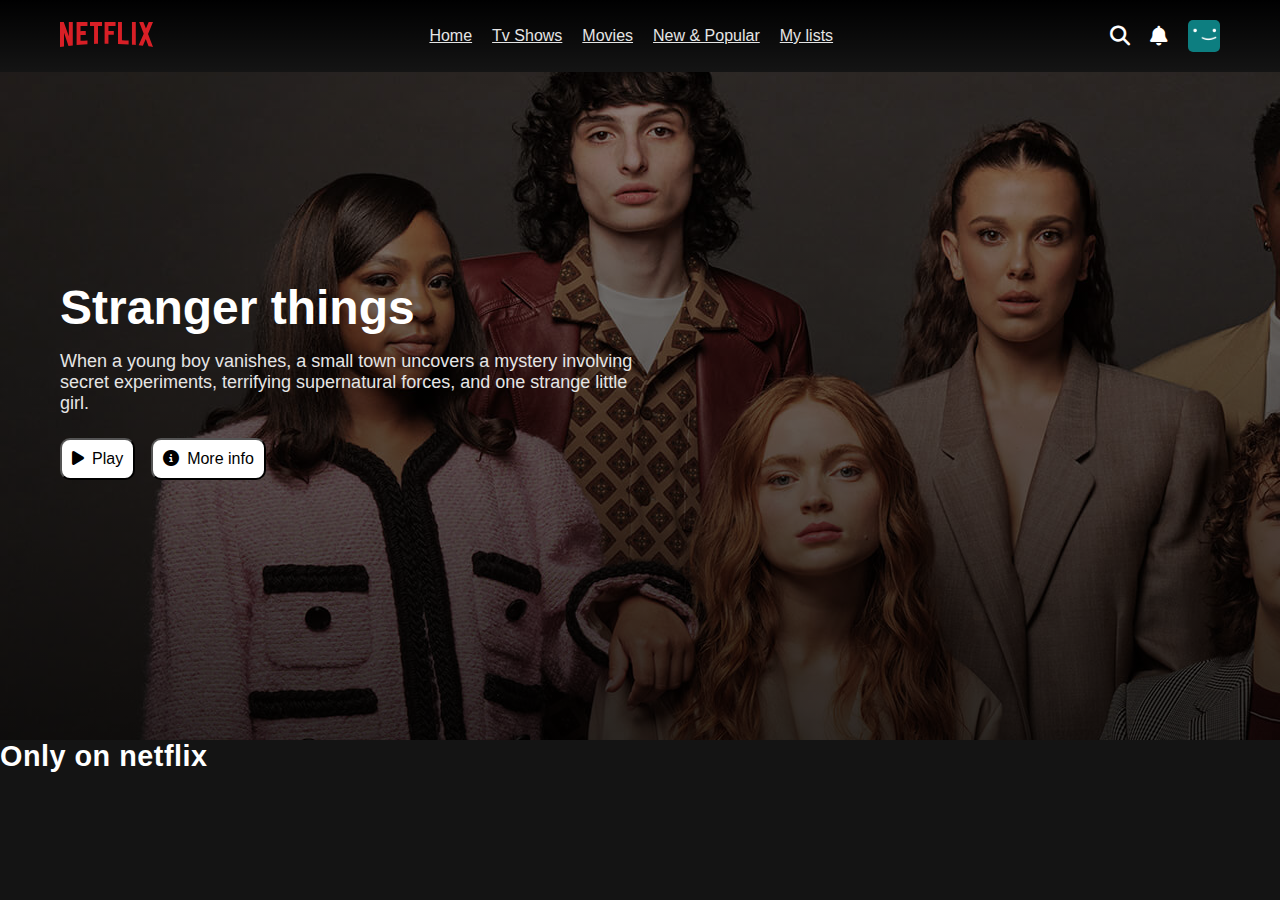
<file: index.html>
<!DOCTYPE html>
<html lang="en">
<head>
    <meta charset="UTF-8">
    <meta name="viewport" content="width=device-width, initial-scale=1.0">
    <meta http-equiv="X-UA-Compatible" content="ie=edge">
    <title>Netflix Clone</title>
    <link rel="stylesheet" href="style.css">
    <!-- Correct Font Awesome CDN link -->
    <link rel="stylesheet" href="https://cdnjs.cloudflare.com/ajax/libs/font-awesome/6.4.0/css/all.min.css">
</head>
<body> 
    <!--Navigation-->
    <nav class="navbar">
        <div class="navbar-brand">
            <img src="Netflixlg.svg" alt="Netflix image" class="logo"/>
        </div>
        <div class="navbar-nav"> 
            <a href="#" class="nav-link">Home</a>
            <a href="#" class="nav-link">Tv Shows</a>
            <a href="#" class="nav-link">Movies</a>
            <a href="#" class="nav-link">New & Popular</a>
            <a href="#" class="nav-link">My lists</a>
        </div>
        <div class="navbar-right">
            <i class="fa fa-search"></i>
            <i class="fas fa-bell"></i>
            <img src="pp2.png" alt="profile image" class="profile-icon"/>
        </div>
    </nav>
    <!--Hero section -->
    <header class="hero">
        <div class="hero-content">
            <h1 class="hero-title">Stranger things</h1>
            <p class="hero-description">
                When a young boy vanishes, a small town uncovers a mystery involving 
                secret experiments, terrifying supernatural forces, and one strange 
                little girl.
            </p>
            <div class="hero-buttons">
                <button class="btn btn-play">
                    <i class="fa fa-play"></i> Play
                </button>
                <button class="btn btn-more-info">
                    <i class="fa fa-info-circle"></i> More info
                </button>
            </div>
        </div>
    </header>
    <!-- movie row-->
    <div class="container">
        <!--Cards-->
        <div></div>
    </div>
    <section class="content section">
        <h2 class="section-title">Only on netflix</h2>
        
        </div>
    </section>
</body>
</html>
</file>
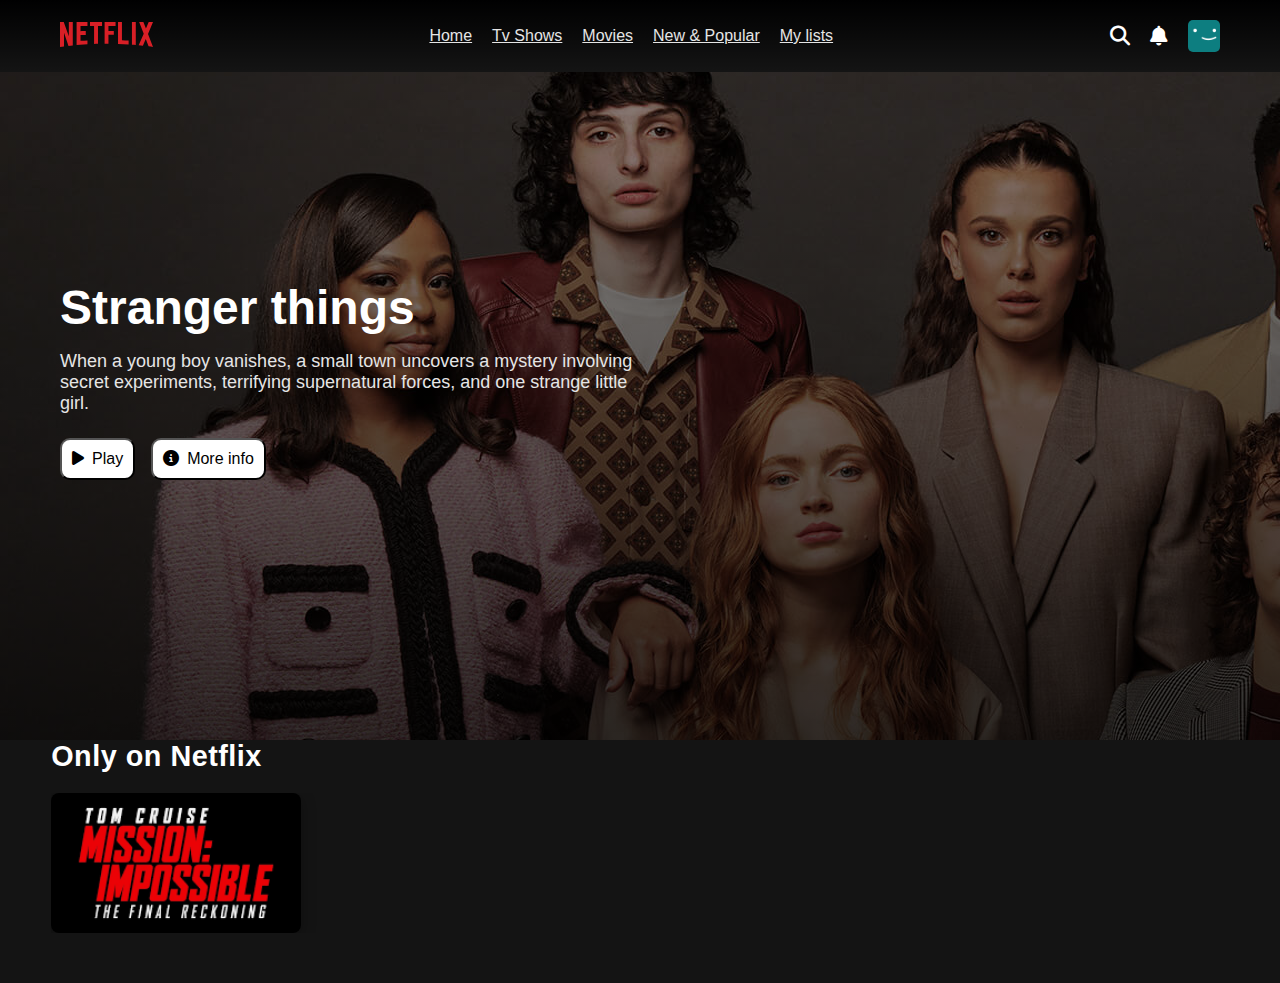
<file: net.html>
<!DOCTYPE html>
<html lang="en">
<head>
    <meta charset="UTF-8">
    <meta name="viewport" content="width=device-width, initial-scale=1.0">
    <meta http-equiv="X-UA-Compatible" content="ie=edge">
    <title>Netflix Clone</title>
    <link rel="stylesheet" href="style.css">
    <!-- Correct Font Awesome CDN link -->
    <link rel="stylesheet" href="https://cdnjs.cloudflare.com/ajax/libs/font-awesome/6.4.0/css/all.min.css">
</head>
<body> 
    <!--Navigation-->
    <nav class="navbar">
        <div class="navbar-brand">
            <img src="Netflixlg.svg" alt="Netflix image" class="logo"/>
        </div>
        <div class="navbar-nav"> 
            <a href="#" class="nav-link">Home</a>
            <a href="#" class="nav-link">Tv Shows</a>
            <a href="#" class="nav-link">Movies</a>
            <a href="#" class="nav-link">New & Popular</a>
            <a href="#" class="nav-link">My lists</a>
        </div>
        <div class="navbar-right">
            <i class="fa fa-search"></i>
            <i class="fas fa-bell"></i>
            <img src="pp2.png" alt="profile image" class="profile-icon"/>
        </div>
    </nav>
    <!--Hero section -->
    <header class="hero">
        <div class="hero-content">
            <h1 class="hero-title">Stranger things</h1>
            <p class="hero-description">
                When a young boy vanishes, a small town uncovers a mystery involving 
                secret experiments, terrifying supernatural forces, and one strange 
                little girl.
            </p>
            <div class="hero-buttons">
                <button class="btn btn-play"><i class="fa fa-play"></i> Play</button>
                <button class="btn btn-more-info"><i class="fa fa-info-circle"></i> More info</button>
            </div>
        </div>
    </header>
    <!-- movie row-->
    <div class="container">
        <section class="content-section">
            <h2 class="section-title">Only on Netflix</h2>
            <div class="content-row">
                <!-- Cards -->
                <div class="content-card">
                    <img src="images.png" alt="movie card">
                    <div class="netflix-badge">N</div>
                    <!--div class="card-title">Mission Impossible</div-->
                    <div class="card-overlay">
                        <div class="overlay-top">
                            <div class="netflix-badge">N</div>
                        </div>
                        <div class="overlay-bottom"></div>
                        <div class="overlay-control"></div>
                        <div class="control-btn play-btn"></div>
                        <div class="control-btn check-btn"></div>
                        <div class="control-btn thumbs up"></div>
                    </div>
                    <div class="overlay-info">
                        <div class="info-batch">TV-MA</div>
                        <div class="info-batch">Limited Series</div>
                        <div class="info-batch">HD</div>
                    </div>
                </div>           
            </div>
        </section>
    </div>
</body>
</html>
</file>
<file: style.css>
*{
    margin: 0;
    padding: 0;
    box-sizing: border-box;
}

body{
    font-family: Arial, Helvetica, sans-serif;
    background-color: #141414;
    color: #fff;
}
/* Navbar styling */
.navbar{
    position: fixed;
    top: 0;
    width: 100%;
    padding: 20px 60px;
    align-items: center;
    display: flex;
    align-items: center;
    justify-content: space-between;
    background: linear-gradient(to bottom,rgba(0,0,0.7) 0%, rgba(0,0,0,0) 100%);
    z-index: 100;
    transition: background-color 0.3s;
    /*margin-bottom: 50px;*/
}


.navbar{
    background-color: #141414;
}

.logo{
    height: 25px;
    cursor: pointer;
}

.navbar-nav{
    display: flex;
    gap: 20px;
}

.nav-link{
    color: #e5e5e5;
}

.navbar-right{
    display: flex;
    align-items: center;
    gap: 20px;
}

.navbar-right i{
    font-size: 20px;
    cursor: pointer;
}

.profile-icon{
    width: 32px;
    height: 32px;
    border-radius: 5px;
    cursor: pointer;
}

/* hero section styling */
.hero{
    /*height: 100vh;
    display: flex;
    align-items: center;
    justify-content: center;
    background-image: url('https://images.unsplash.com/photo-1506748686214-e9df14d4d9d0?ixlib=rb-1.2.1&ixid=MnwxMjA3fDB8MHxwaG90by1wYWdlfHx8fGVufDB8fHx8&auto=format&fit=crop&w=1350&q=80');
    background-size: cover;
    background-position: center;*/
    height: 80vh;
    background: linear-gradient(
        to bottom,
        rgba(0, 0, 0, 0.4) 0%,
        rgba(0, 0, 0, 0.8) 100%
    ), url('tings.jpg');
    display: flex;
    align-items: center;
    padding: 0 60px;
    margin-top: 20px;
}
.hero-content{
    max-width: 600px;
}
/*.hero hi{
    font-size: 60px;
    color: #fff;
    margin-bottom: 20px;
}*/
.hero-title{
    font-size: 48px;
    margin-bottom: 16px;
}
.hero-description{
    font-size: 18px;
    margin-bottom: 24px;
    color: #e5e5e5;
}
.hero-buttons{
    display: flex;
    gap: 16px;
}
.btn{
    padding: 10px;
    background-color: #fff;
    color: #000;
    border-radius: 10px;
    font-size: 16px;
    cursor: pointer;
    display: flex;
    gap: 8px;
    transition: all 0.3s;
}
.btn-play{
    background-color: #fff;
    color: #000;
}
.btn-play:hover{
    background-color: rgba(255, 255, 255, 0.75 );
}
.btn-more-info{
    background-color: #fff;
    color: #000;
}
.btn-more-info:hover{
    background-color: rgba(109,109,110, 0.4);
}

/* movie section */
.container{
    max-width:100%;
    padding: 0 4%;
}
/* section style */
.content-section{
    margin-bottom: 50px;
}
.section-title{
    font-size: 1.8rem;
    font-weight: 700;
    margin-bottom: 20px;
    color: white;
    letter-spacing: 0.5px;
}
/*content row*/
.content-row{
    display: flex;
    gap: 15px;
    overflow-x: auto;
}
.content-ro::-webkit-scrollbar{
    height: 8px;
}

.content-row::-webkit-scrollbar-track{
    background: transparent;
}
.content-row::-webkit-scrollbar-thumb{
    background: #333;
    border-radius: 5px;
}

.content-card{
    position: relative;
    min-width: 250px;
    height: 140px;
    border-radius: 8px;
    overflow: hidden;
    cursor: pointer;
    transition: all 0.3s ease;
    flex-shrink: 0;
    box-shadow:0 4px 15px rgba(0, 0, 0, 0.3);
}

.content-card:hover{
    transform: scale(1.1);
    z-index: 10;
    box-shadow: 0 4px 15px rgba(0, 0, 0, 0.6);
}

.content-card img{
    width: 100%;
    height: 100%;
    object-fit: cover;
    transition: brightness 0.3s ease;
}
.content-card:hover img {
    filter: brightness(0.4);
}

/* Netflix badge*/
.netflix-badge{
    position: relative;
    top: 8px;
    left: 8px;
    background-color: #e50914;
    color: white;
    width: 24px;
    height: 24px;
    border-radius: 5px;
    display: flex;
    align-items: center;
    justify-content: center;
    font-weight: bold;
    font-size: 14px;
    z-index: 2;
}

/*card overlay*/
.overlay-bottom{
    position: absolute;
    top: 0;
    left: 0;
    right: 0;
    bottom: 0;
    background: linear-gradient(
        180deg,
        rgba(0,0,0,0.1) 0%,
        rgba(0,0,0,0.3) 50%,
        rgba(0,0,0,0.9) 100%
        );
        opacity: 0;
        transition: opacity 0.3s ease;
        flex-direction: column;
        justify-content: space-between;
        padding: 15px;
        color: white;
}

.content-card:hover .card-overlay{
    opacity: 1;
}
.overlay-top{
    display: flex;
    justify-content: space-between;
    align-items: flex-start;
}

.overlay-bottom{
    display: flex;
    flex-direction: column;
    gap: 30px;
}
</file>
